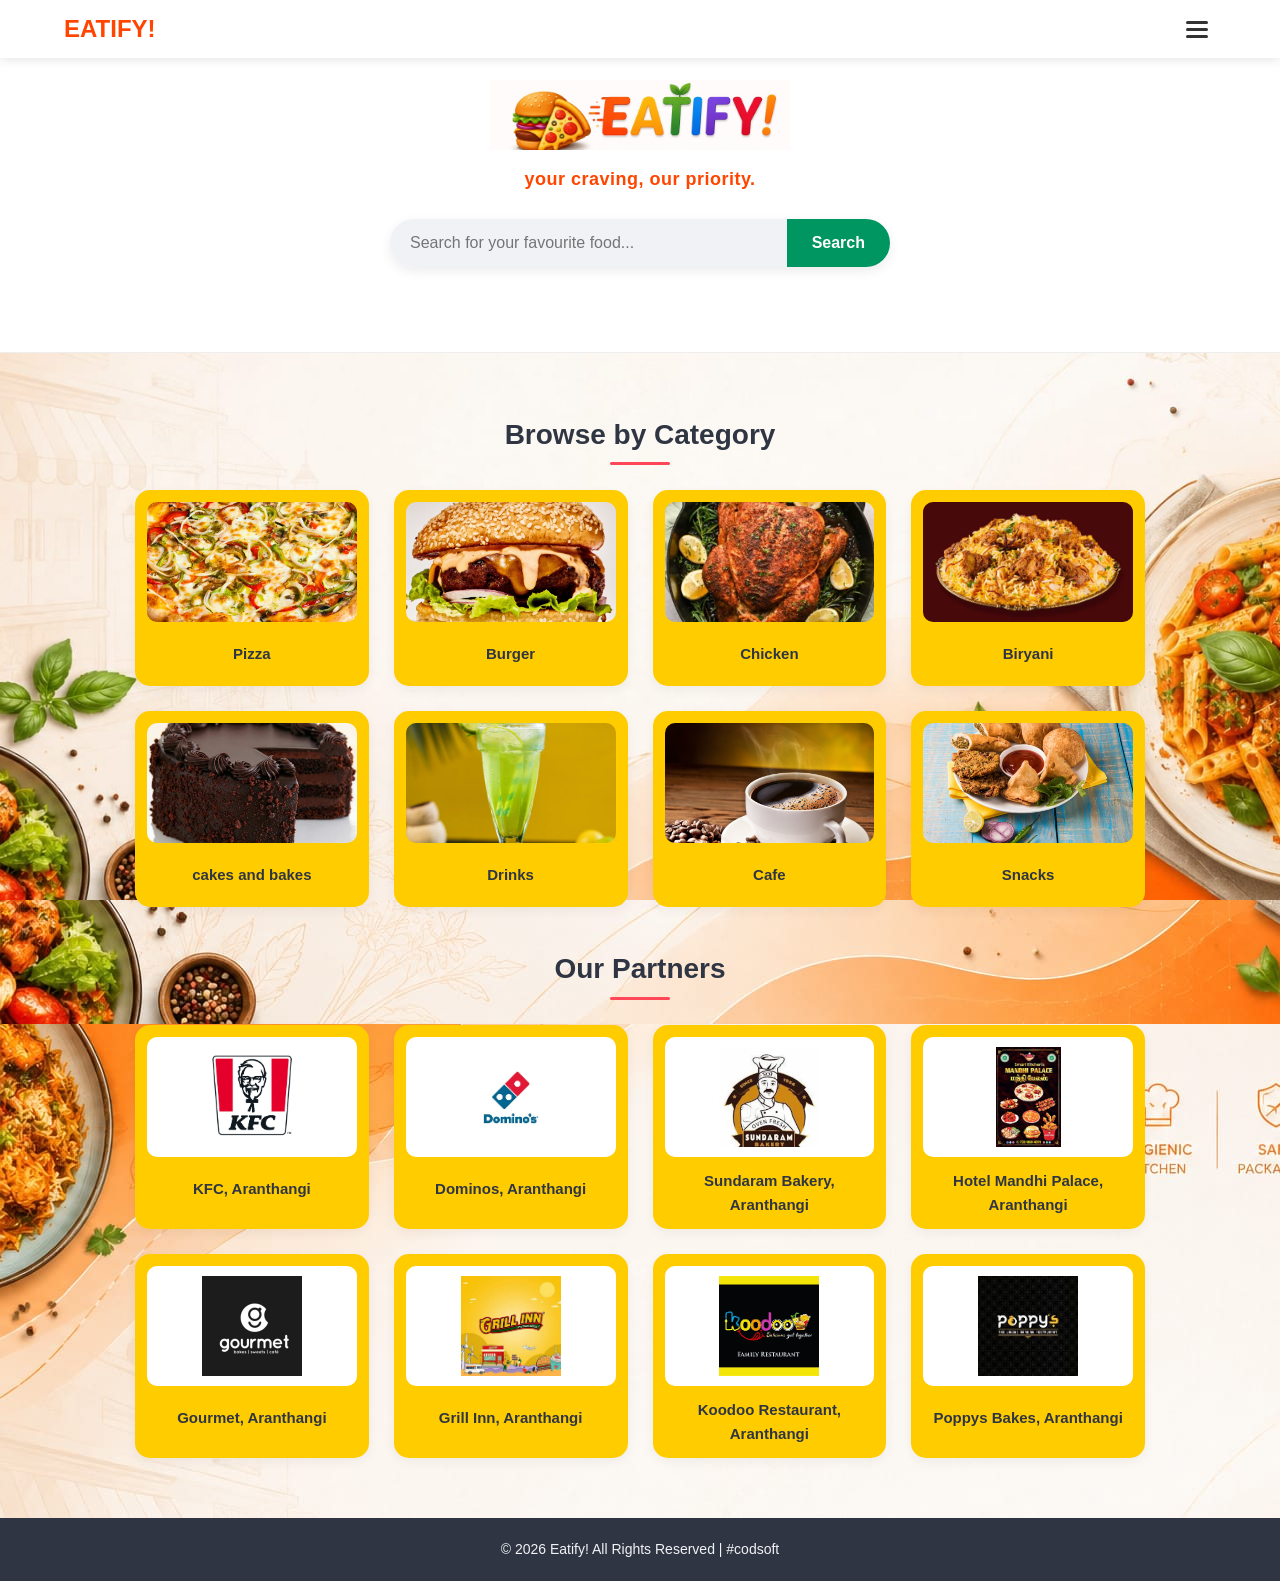
<file: index.html>
<!DOCTYPE html>
<html lang="ta">
<head>
    <meta charset="UTF-8">
    <meta name="viewport" content="width=device-width, initial-scale=1.0">
    <title>Eatify! - Your Craving, Our Priority</title>
    <link rel="stylesheet" href="cc.css">
    <script src="script.js"></script>
    <link rel="stylesheet" href="https://cdnjs.cloudflare.com/ajax/libs/font-awesome/6.6.0/css/all.min.css">
</head>
<body>

    <header class="main-header">
        <div class="header-logo">EATIFY!</div>
        <div class="menu" onclick="openMenu()">
            <div class="bar"></div>
            <div class="bar"></div>
            <div class="bar"></div>
        </div>
    </header>
<div id="overlay" class="overlay" onclick="closeMenu()"></div>

<div id="sideMenu" class="side-menu">
    <div class="menu-header">

        <span class="close-btn" onclick="closeMenu()">✕</span>

       
        <div class="profile-section">
            <img src="images/users/user.png" alt="User">

            <button class="login-btn">
                LOG IN/SIGN UP
            </button>
        </div>

    </div>

    <div class="menu-content">

        <h4>ACCOUNT</h4>

        <ul>
            <li><a href="#home">🏠 Home</a></li>
            <li><a href="#">👤 My Profile</a></li>
            <li><a href="#">🛍 My Orders</a></li>
            <li><a href="#">❤️ Favorites</a></li>
            <li><a href="#">🛒 My Cart</a></li>
        </ul>

        <h4>GENERAL</h4>

        <ul>
            <li><a href="#">⚙️ Settings</a></li>
            <li><a href="#">🔔 Notifications</a></li>
            <li><a href="#">📞 Help & Support</a></li>
            <li><a href="#about">ℹ️ About Us</a></li>
            <li><a href="#contact">📧 Contact Us</a></li>
        </ul>

    </div>

  
    <div class="menu-footer">

        <button class="logout-btn">
             LOG OUT
        </button>

        <p>Eatify v1.0</p>

    </div>

</div>

</div>

</div>
    <section class="hero-section" id="home">
        <div class="hero-content">
            <div class="main-logo-area">
                <img src="images/logo/logo.jpeg" alt="Eatify Logo" class="logo">
                <p class="tagline">your craving, our priority.</p>
            </div>
            
            <div class="search-container">
                <input type="text" placeholder="Search for your favourite food...">
                <button class="search-btn">Search</button>
            </div>
        </div>
    </section>
<section class="categories-section" id="categories">

    <h2>Browse by Category</h2>
    <div class="underline"></div>

    <div class="category-grid">

        <div class="category-card" onclick="filterCategory('Pizza')">
            <div class="img-wrapper">
                <img src="images/categories/pizza.png" alt="Pizza">
            </div>
            <h3>Pizza</h3>
        </div>

        <div class="category-card" onclick="filterCategory('Burger')">
            <div class="img-wrapper">
                <img src="images/categories/burger.png" alt="Burger">
            </div>
            <h3>Burger</h3>
        </div>

        <div class="category-card" onclick="filterCategory('Chicken')">
            <div class="img-wrapper">
                <img src="images/categories/chicken.png" alt="Chicken">
            </div>
            <h3>Chicken</h3>
        </div>

        <div class="category-card" onclick="filterCategory('Biryani')">
            <div class="img-wrapper">
                <img src="images/categories/biryani.png" alt="Biryani">
            </div>
            <h3>Biryani</h3>
        </div>

        <div class="category-card" onclick="filterCategory('Bakery')">
            <div class="img-wrapper">
                <img src="images/categories/bakery.png" alt="Bakery">
            </div>
            <h3>cakes and bakes</h3>
        </div>

        <div class="category-card" onclick="filterCategory('Drinks')">
            <div class="img-wrapper">
                <img src="images/categories/drinks.png" alt="Drinks">
            </div>
            <h3>Drinks</h3>
        </div>

        <div class="category-card" onclick="filterCategory('Cafe')">
            <div class="img-wrapper">
                <img src="images/categories/cafe.png" alt="Cafe">
            </div>
            <h3>Cafe</h3>
        </div>

        <div class="category-card" onclick="filterCategory('Snacks')">
            <div class="img-wrapper">
                <img src="images/categories/snacks.png" alt="Snacks">
            </div>
            <h3>Snacks</h3>
        </div>

     </div>

</section>

    <main class="container">
        
       
        <section class="partners-section" id="partners">
            <h2>Our Partners</h2>
            <div class="underline"></div>
            
            <div class="partners-grid">
                <div class="partner-card" onclick="location.href='restaurants/kfc.html'">
                    <div class="img-wrapper">
                        <img src="images/partners/kfc.jpg" alt="KFC">
                    </div>
                    <h3>KFC, Aranthangi</h3>
                </div>
                <div class="partner-card" onclick="location.href='restaurants/dominos.html'">
                    <div class="img-wrapper">
                        <img src="images/partners/dominos.jpg" alt="Dominos">
                    </div>
                    <h3>Dominos, Aranthangi</h3>
                </div>
                <div class="partner-card" onclick="location.href='restaurants/sundaram.html'">
                    <div class="img-wrapper">
                        <img src="images/partners/sundaram.jpeg" alt="Sundaram Bakery">
                    </div>
                    <h3>Sundaram Bakery, Aranthangi</h3>
                </div>
                <div class="partner-card" onclick="location.href='restaurants/mandhipalace.html'">
                    <div class="img-wrapper">
                        <img src="images/partners/mandhipalace.jpg" alt="Hotel Mandhi Palace">
                    </div>
                    <h3>Hotel Mandhi Palace, Aranthangi</h3>
                </div>
                <div class="partner-card" onclick="location.href='restaurants/gourmet.html'">
                    <div class="img-wrapper">
                        <img src="images/partners/goumet.jpeg" alt="gourmet">
                    </div>
                    <h3>Gourmet, Aranthangi</h3>
                </div>

                <div class="partner-card" onclick="location.href='restaurants/grill.html'">
                    <div class="img-wrapper">
                        <img src="images/partners/grill.jpeg" alt="grill inn">
                    </div>
                    <h3>Grill Inn, Aranthangi</h3>
                </div>

                <div class="partner-card" onclick="location.href='restaurants/koodoo.html'">
                    <div class="img-wrapper">
                        <img src="images/partners/koodoo.jpeg" alt="koodoo">
                    </div>
                    <h3>Koodoo Restaurant, Aranthangi</h3>
                </div>
                <div class="partner-card" onclick="location.href='restaurants/poppys.html'">
                    <div class="img-wrapper">
                        <img src="images/partners/poppys.jpg" alt="poppys">
                    </div>
                    <h3>Poppys Bakes, Aranthangi</h3>
                </div>

            </div>
        </section>
    </main>

    <footer class="main-footer" id="contact">
        <p>&copy; 2026 Eatify! All Rights Reserved | #codsoft</p>
    </footer>

</body>
</html>
</file>
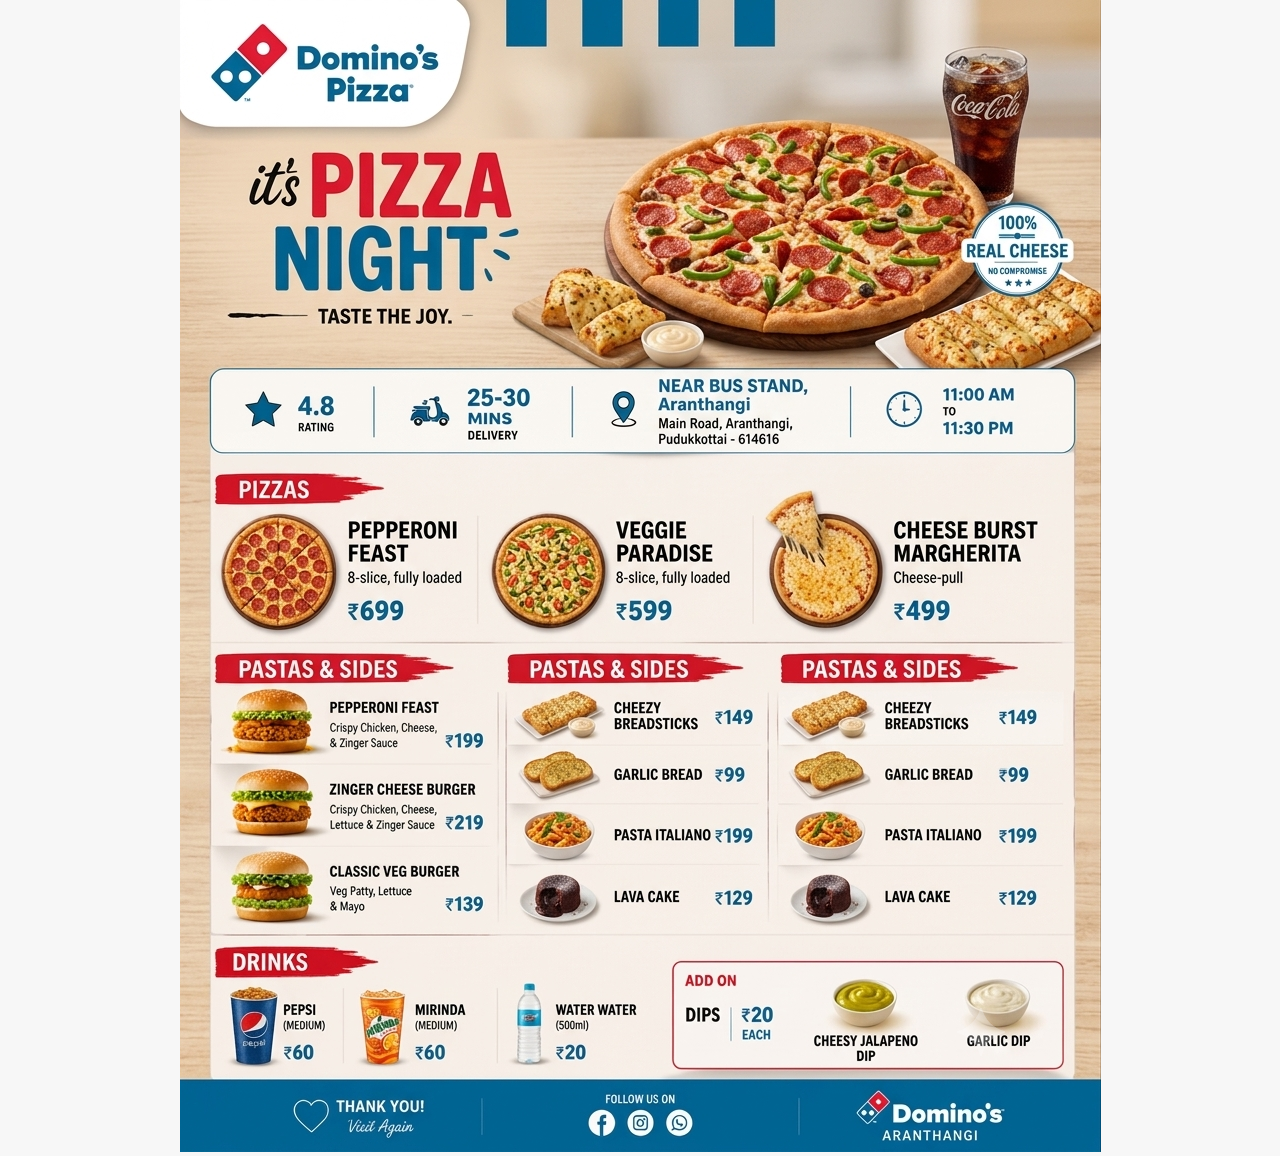
<file: restaurants/dominos.html>
<!DOCTYPE html>
<html>
<head>
<meta charset="UTF-8">
<meta name="viewport" content="width=device-width, initial-scale=1.0">
<title>Dominos Aranthangi</title>

<style>
* {
    margin: 0;
    padding: 0;
    box-sizing: border-box;
}

html, body {
    background: #f7f7f7;
    align-items: flex-start;
    overflow-x: hidden; 
    display: flex;
    justify-content: center;
}
@media(max-width:768px){
    body {
        align-items: center !important; 
        min-height: 100vh;
    }
    .menu-image{
        max-width: 100% !important;
        width: 100% !important;
    }
    .menu-image img {
        width: 100% !important;
        height: auto !important;
        object-fit: contain !important;
        transform: scale(1) !important;
    }
}
</style>
</head>

<body>
<div class="menu-image">                              
    <img src="../images/menu/dominos-menu.png" alt="Dominos Menu">
</div>
</body>
</html>
</file>
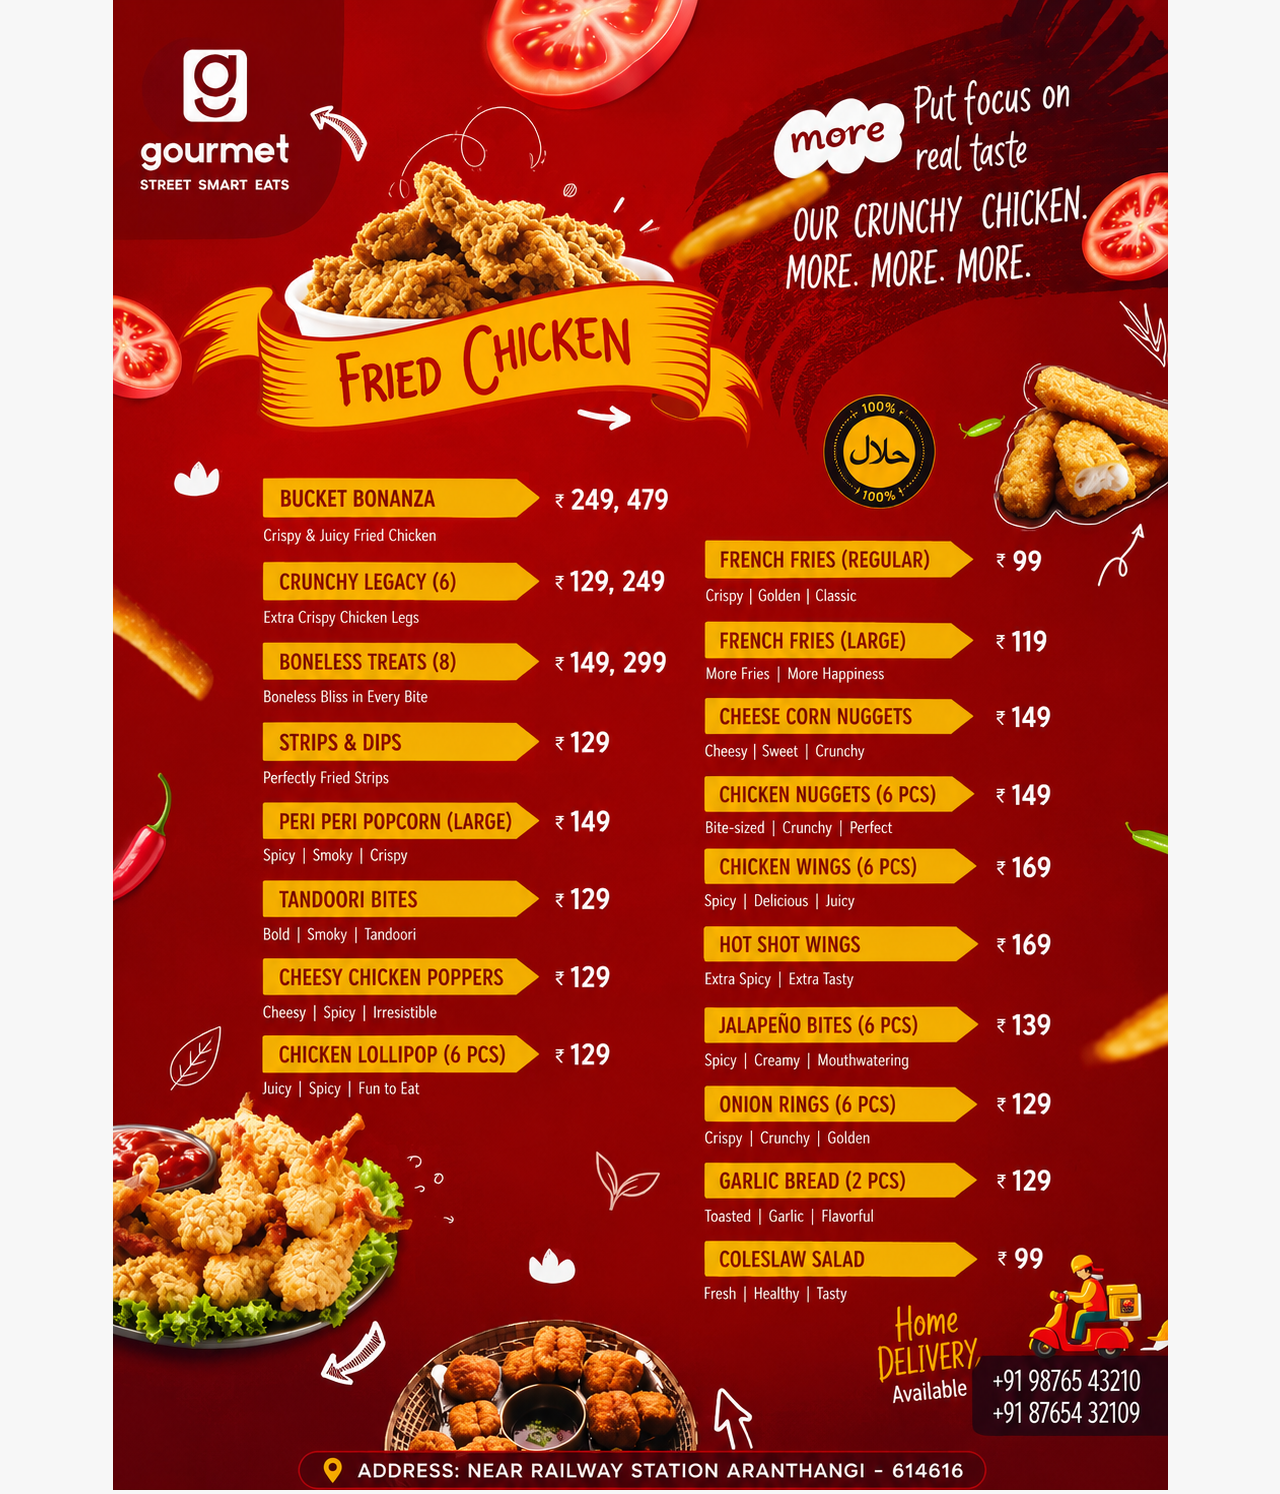
<file: restaurants/gourmet.html>
<!DOCTYPE html>
<html>
<head>
<meta charset="UTF-8">
<meta name="viewport" content="width=device-width, initial-scale=1.0">
<title>Gourmet Aranthangi</title>

<style>
* {
    margin: 0;
    padding: 0;
    box-sizing: border-box;
}

html, body {
    background: #f7f7f7;
    align-items: flex-start;
    overflow-x: hidden; 
    display: flex;
    justify-content: center;
}
@media(max-width:768px){
    body {
        align-items: center !important; 
        min-height: 100vh;
    }
    .menu-image{
        max-width: 100% !important;
        width: 100% !important;
    }
    .menu-image img {
        width: 100% !important;
        height: auto !important;
        object-fit: contain !important;
        transform: scale(1) !important;
    }
}
</style>
</head>

<body>
<div class="menu-image">                              
    <img src="../images/menu/gourmet-menu2.png" alt="gourmet menu">
</div>
</body>
</html>
</file>
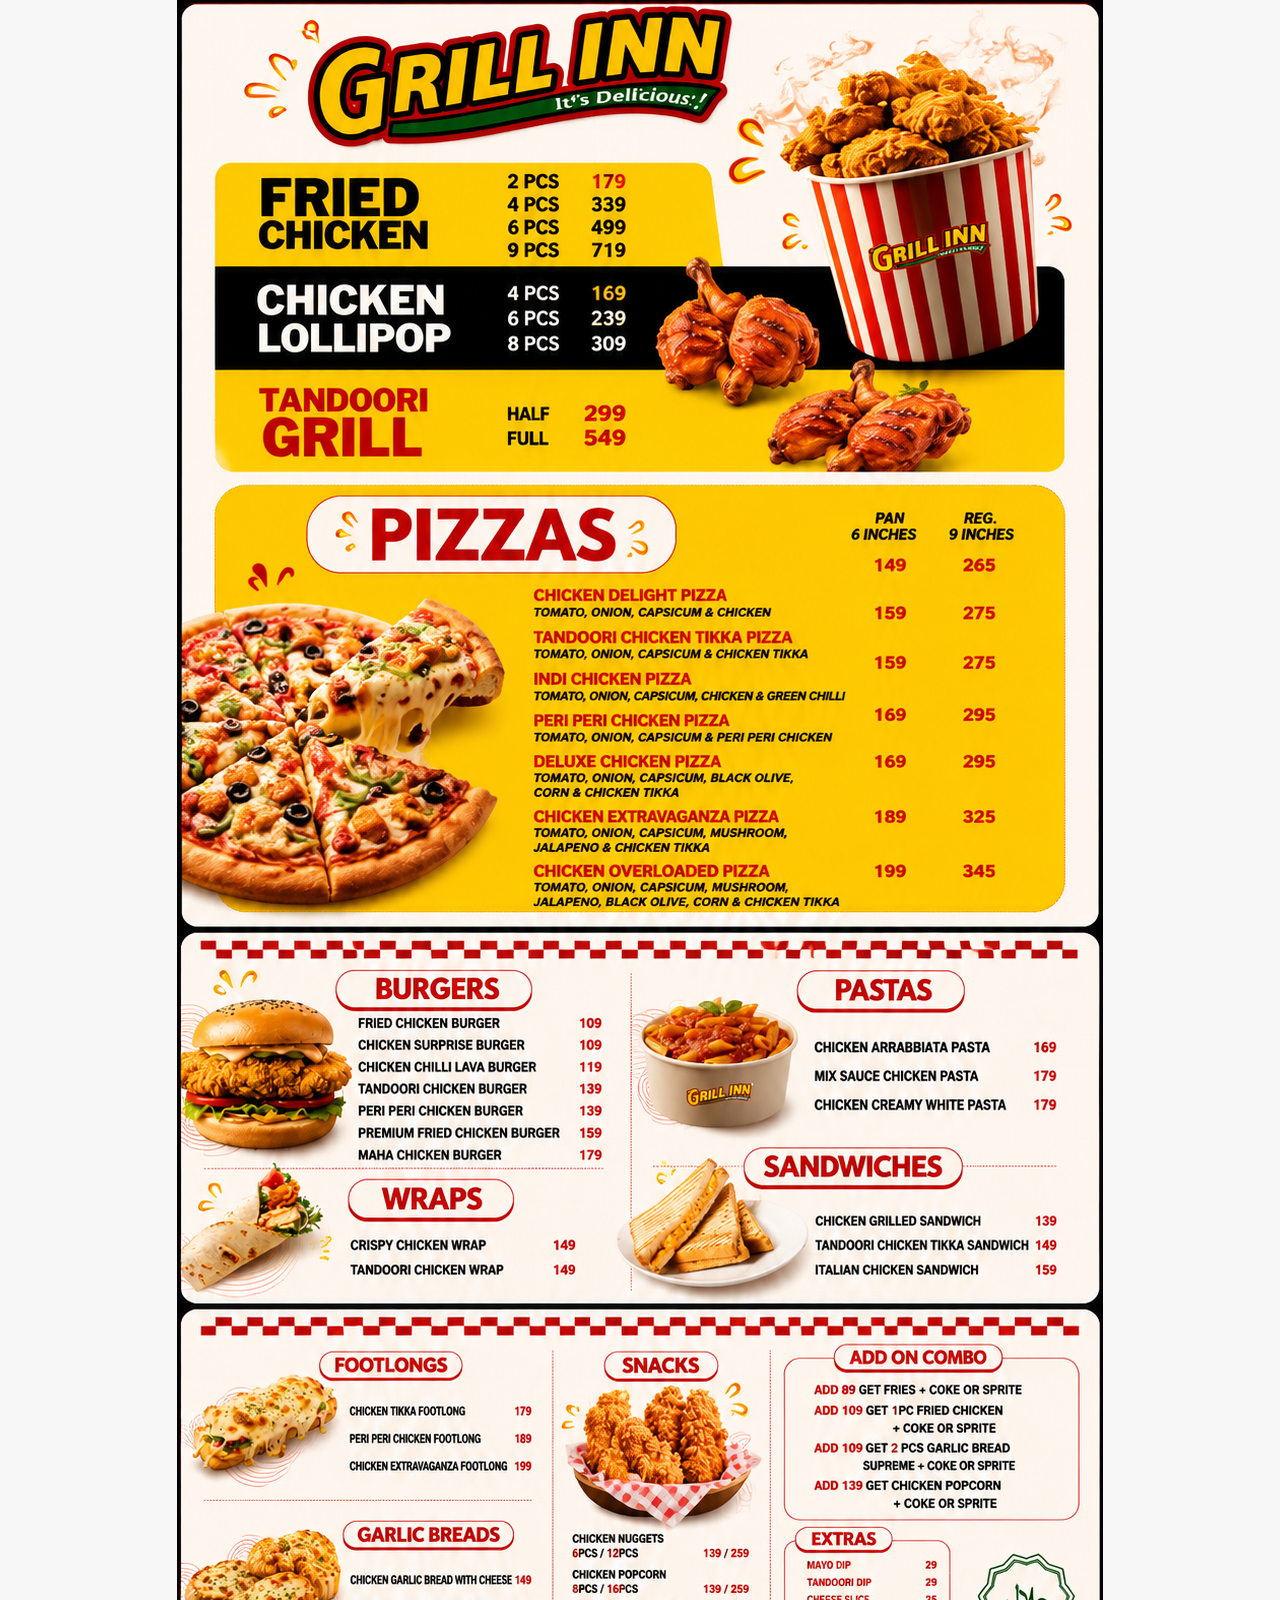
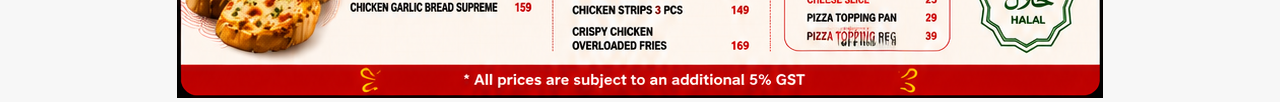
<file: restaurants/grill.html>
<!DOCTYPE html>
<html>
<head>
<meta charset="UTF-8">
<meta name="viewport" content="width=device-width, initial-scale=1.0">
<title>Grill Inn Aranthangi</title>

<style>
* {
    margin: 0;
    padding: 0;
    box-sizing: border-box;
}

html, body {
    background: #f7f7f7;
    align-items: flex-start;
    overflow-x: hidden; 
    display: flex;
    justify-content: center;
}
@media(max-width:768px){
    body {
        align-items: center !important; 
        min-height: 100vh;
    }
    .menu-image{
        max-width: 100% !important;
        width: 100% !important;
    }
    .menu-image img {
        width: 100% !important;
        height: auto !important;
        object-fit: contain !important;
        transform: scale(1) !important;
    }
}
</style>
</head>

<body>
<div class="menu-image">
    <img src="../images/menu/grill inn1.png" alt="grill Menu1">                                                         
</div>
</body>
</html>
</file>
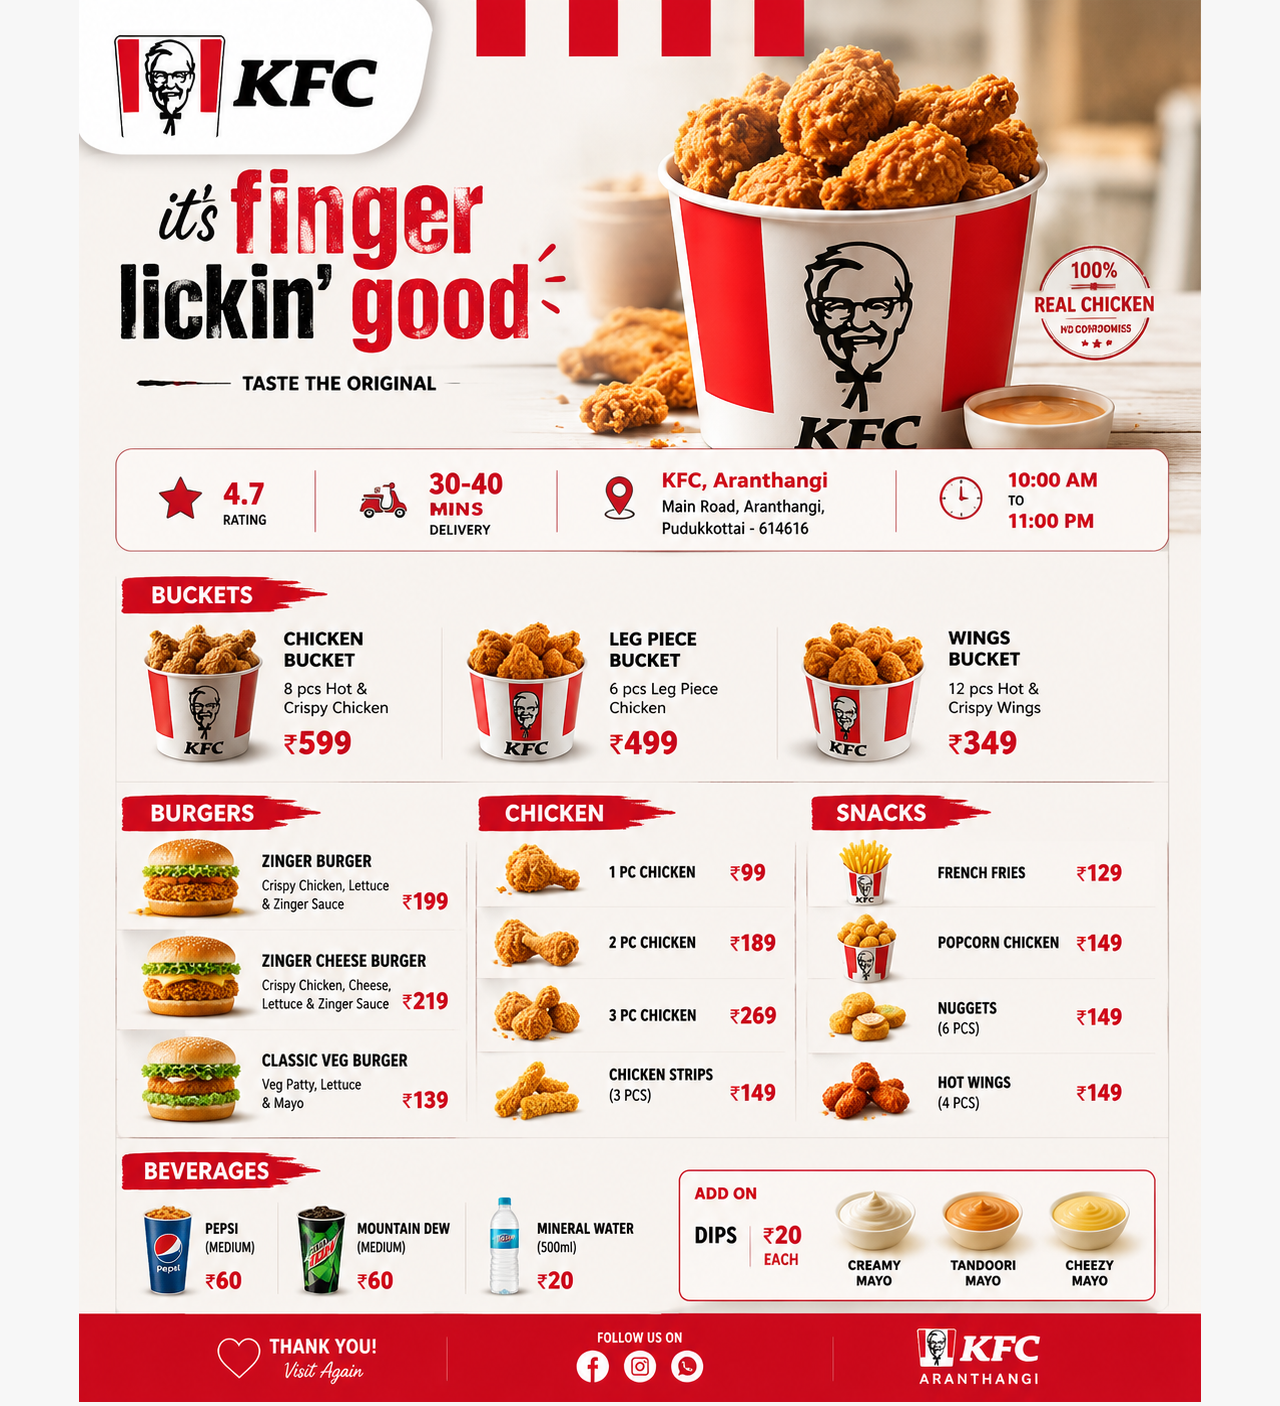
<file: restaurants/kfc.html>
<!DOCTYPE html>
<html>
<head>
<meta charset="UTF-8">
<meta name="viewport" content="width=device-width, initial-scale=1.0">
<title>KFC Aranthangi</title>

<style>
* {
    margin: 0;
    padding: 0;
    box-sizing: border-box;
}

html, body {
    background: #f7f7f7;
    align-items: flex-start;
    overflow-x: hidden; 
    display: flex;
    justify-content: center;
}
@media(max-width:768px){
    body {
        align-items: center !important; 
        min-height: 100vh;
    }
    .menu-image{
        max-width: 100% !important;
        width: 100% !important;
    }
    .menu-image img {
        width: 100% !important;
        height: auto !important;
        object-fit: contain !important;
        transform: scale(1) !important;
    }
}
</style>
</head>

<body>
<div class="menu-image">                              
    <img src="../images/menu/kfc-menu.png" alt="KFC Menu">
</div>
</body>
</html>
</file>
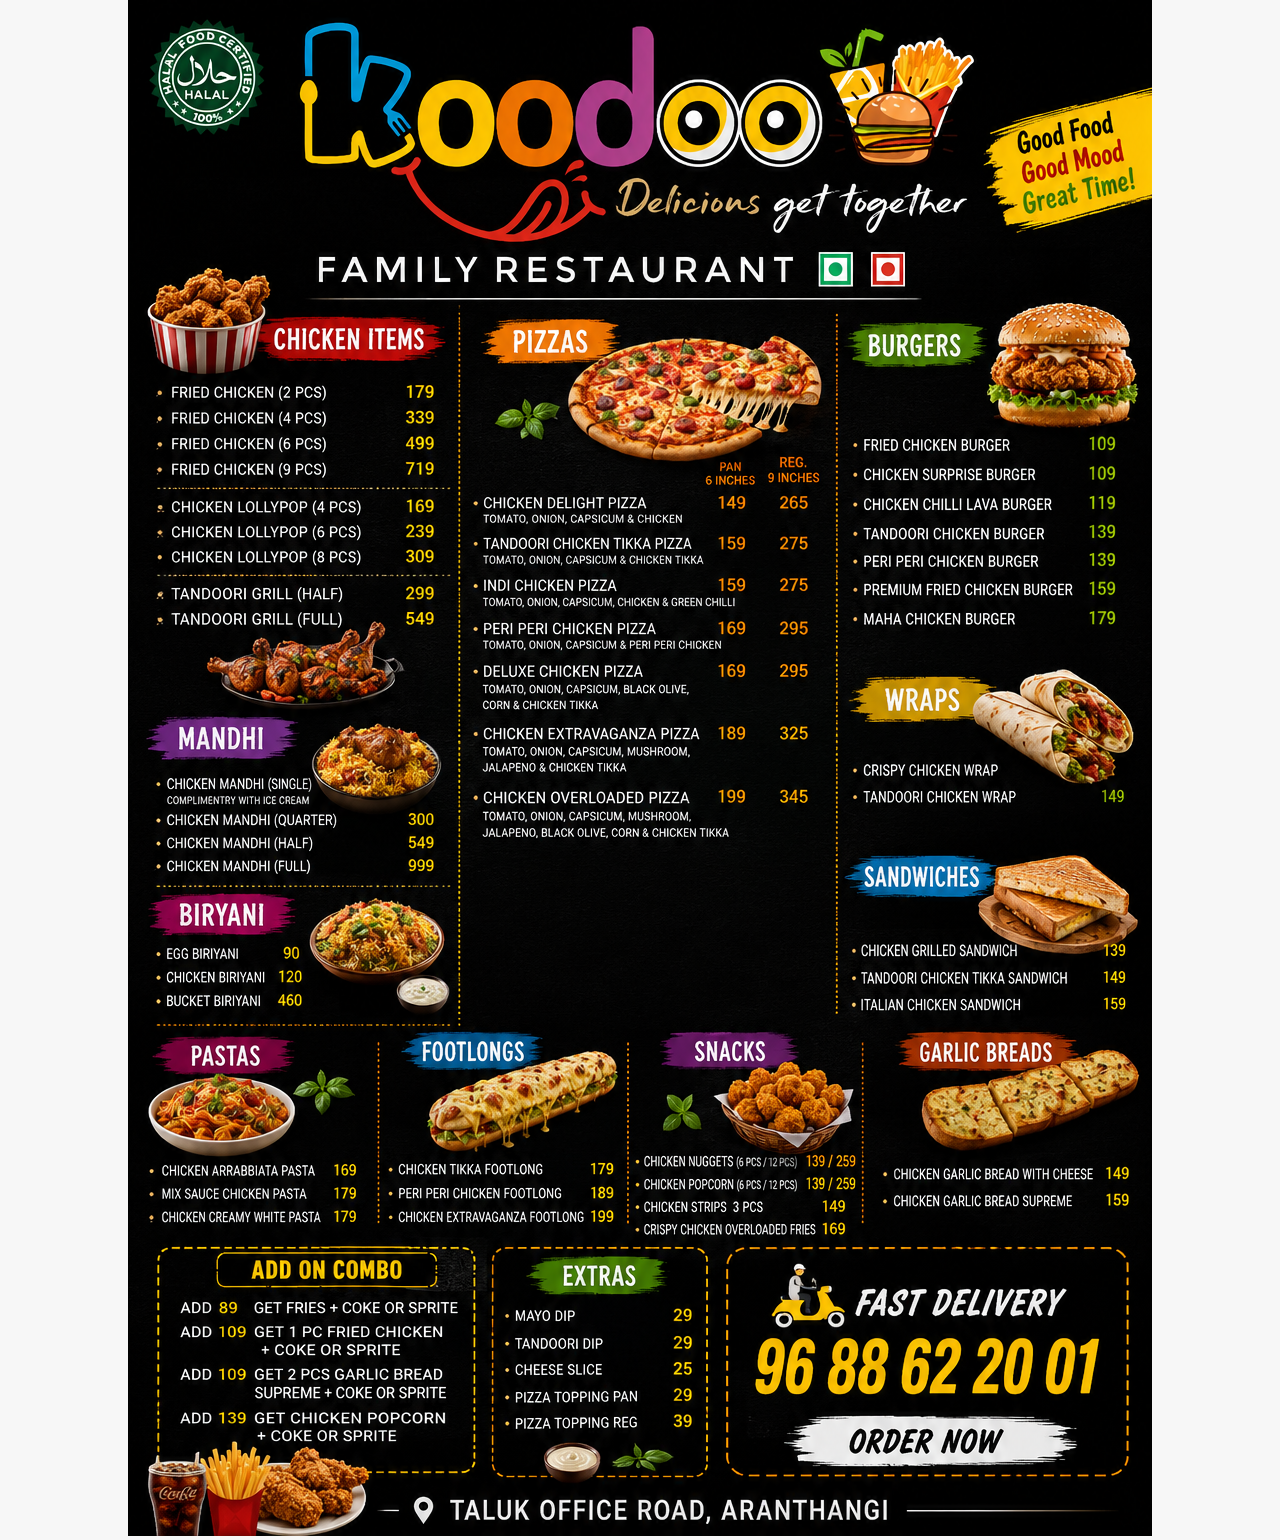
<file: restaurants/koodoo.html>
<!DOCTYPE html>
<html>
<head>
<meta charset="UTF-8">
<meta name="viewport" content="width=device-width, initial-scale=1.0">
<title>Koodoo Aranthangi</title>

<style>
* {
    margin: 0;
    padding: 0;
    box-sizing: border-box;
}

html, body {
    background: #f7f7f7;
    align-items: flex-start;
    overflow-x: hidden; 
    display: flex;
    justify-content: center;
}
@media(max-width:768px){
    body {
        align-items: center !important; 
        min-height: 100vh;
    }
    .menu-image{
        max-width: 100% !important;
        width: 100% !important;
    }
    .menu-image img {
        width: 100% !important;
        height: auto !important;
        object-fit: contain !important;
        transform: scale(1) !important;
    }
}
</style>
</head>

<body>
<div class="menu-image">                              
    <img src="../images/menu/koodoo-menu.png" alt="Koodoo Menu">
</div>
</body>
</html>
</file>
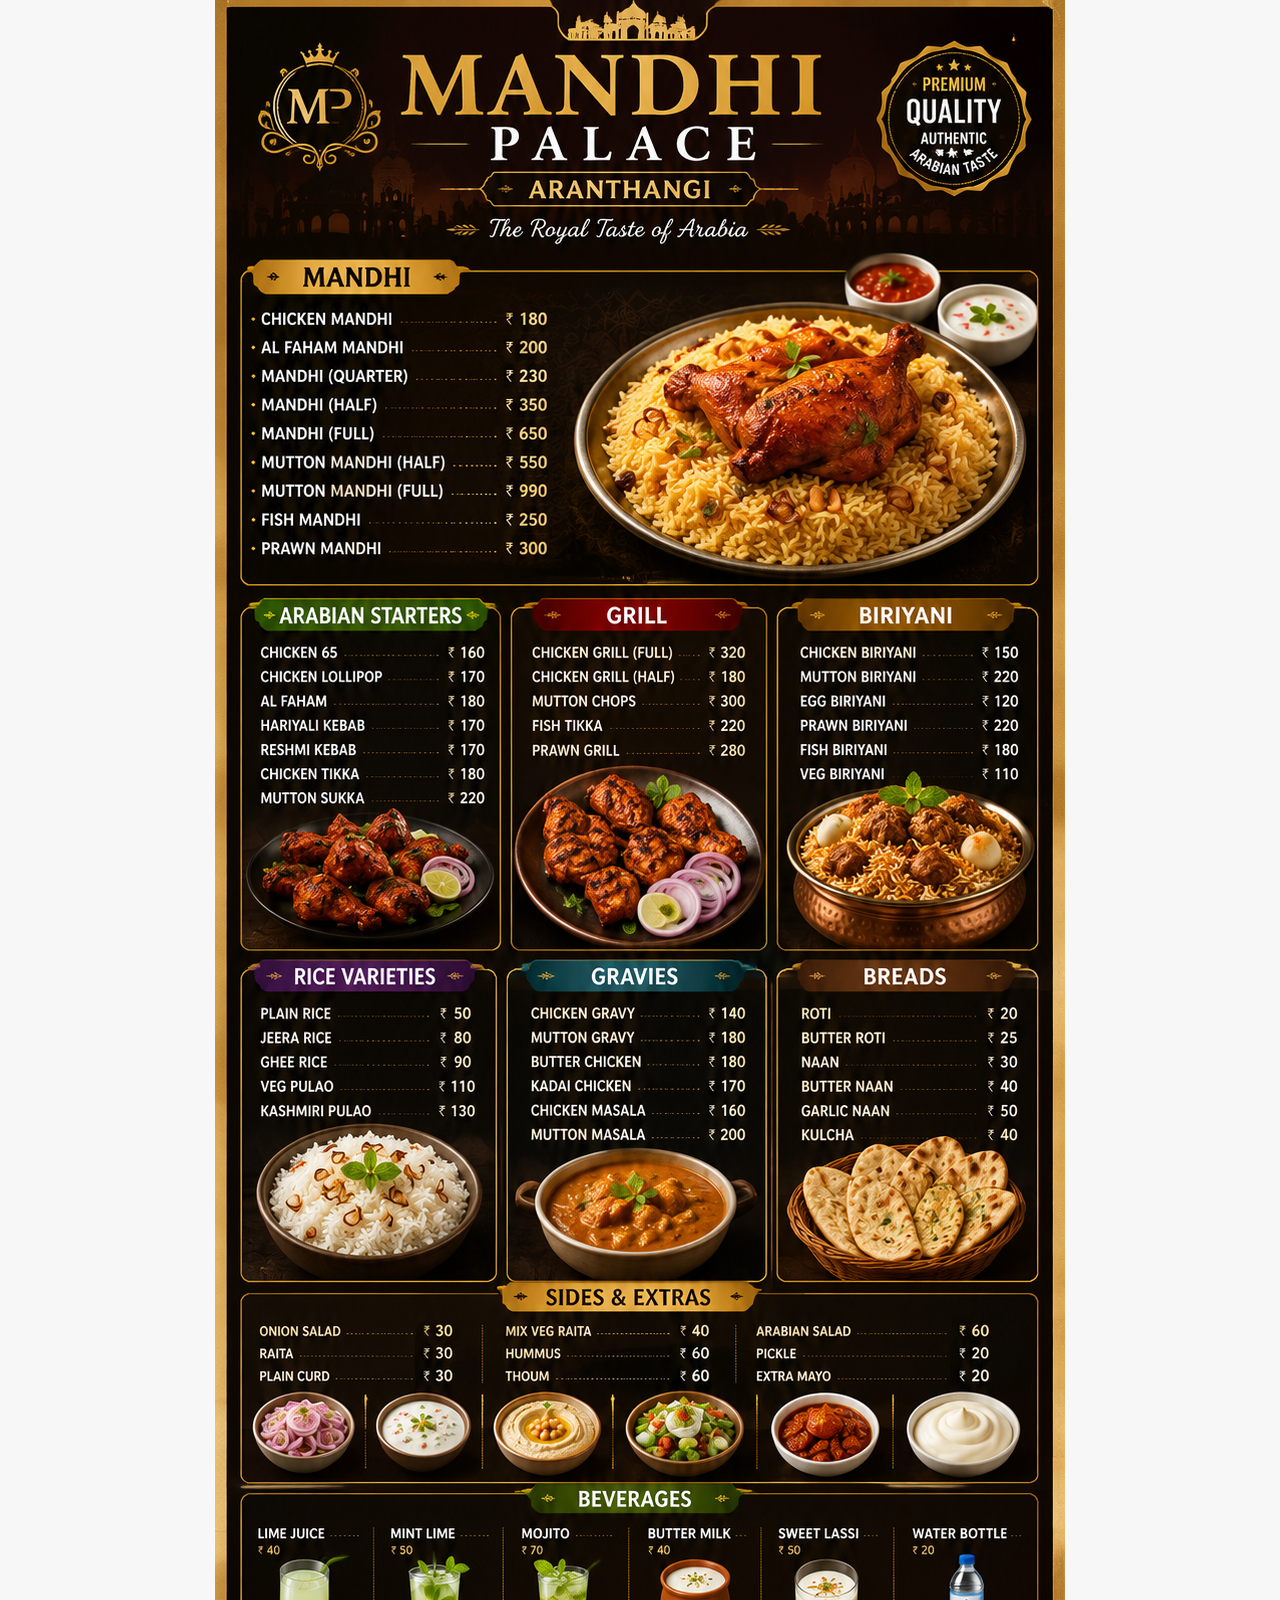
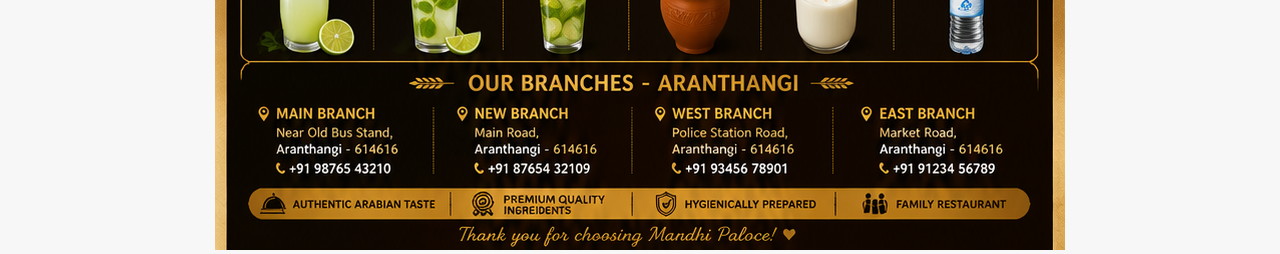
<file: restaurants/mandhipalace.html>
<!DOCTYPE html>
<html>
<head>
<meta charset="UTF-8">
<meta name="viewport" content="width=device-width, initial-scale=1.0">
<title>Hotel Mandhi Palace aranthangi</title>

<style>
* {
    margin: 0;
    padding: 0;
    box-sizing: border-box;
}

html, body {
    background: #f7f7f7;
    align-items: flex-start;
    overflow-x: hidden; 
    display: flex;
    justify-content: center;
}
@media(max-width:768px){
    body {
        align-items: center !important; 
        min-height: 100vh;
    }
    .menu-image{
        max-width: 100% !important;
        width: 100% !important;
    }
    .menu-image img {
        width: 100% !important;
        height: auto !important;
        object-fit: contain !important;
        transform: scale(1) !important;
    }
}
</style>
</head>

<body>
<div class="menu-image">                              
    <img src="../images/menu/mandhipalace-menu.png" alt="Mandhi palace Menu">
</div>
</body>
</html>
</file>
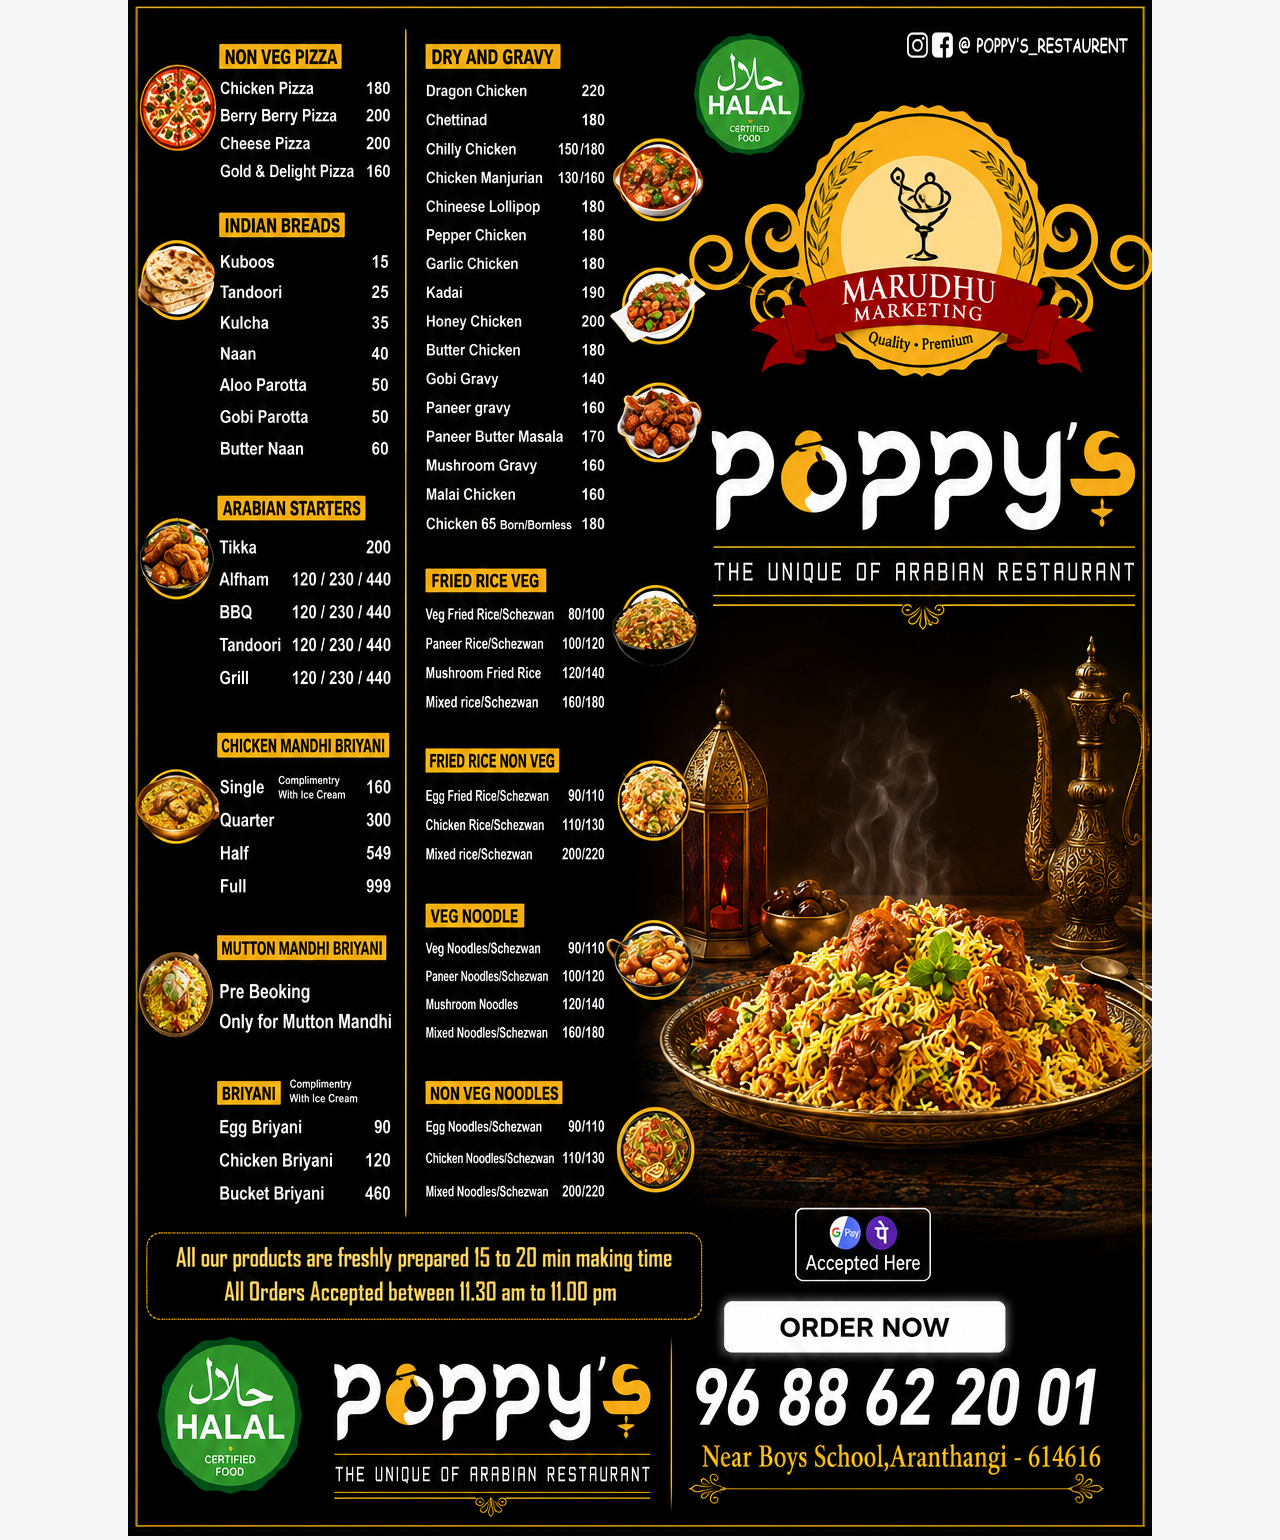
<file: restaurants/poppys.html>
<!DOCTYPE html>
<html>
<head>
<meta charset="UTF-8">
<meta name="viewport" content="width=device-width, initial-scale=1.0">
<title>Poppys Bakes Aranthangi</title>

<style>
* {
    margin: 0;
    padding: 0;
    box-sizing: border-box;
}

html, body {
    background: #f7f7f7;
    align-items: flex-start;
    overflow-x: hidden; 
    display: flex;
    justify-content: center;
}
@media(max-width:768px){
    body {
        align-items: center !important; 
        min-height: 100vh;
    }
    .menu-image{
        max-width: 100% !important;
        width: 100% !important;
    }
    .menu-image img {
        width: 100% !important;
        height: auto !important;
        object-fit: contain !important;
        transform: scale(1) !important;
    }
}
</style>
</head>

<body>
<div class="menu-image">                              
    <img src="../images/menu/poppys-menu.png" alt="Poppys Menu">
</div>
</body>
</html>
</file>
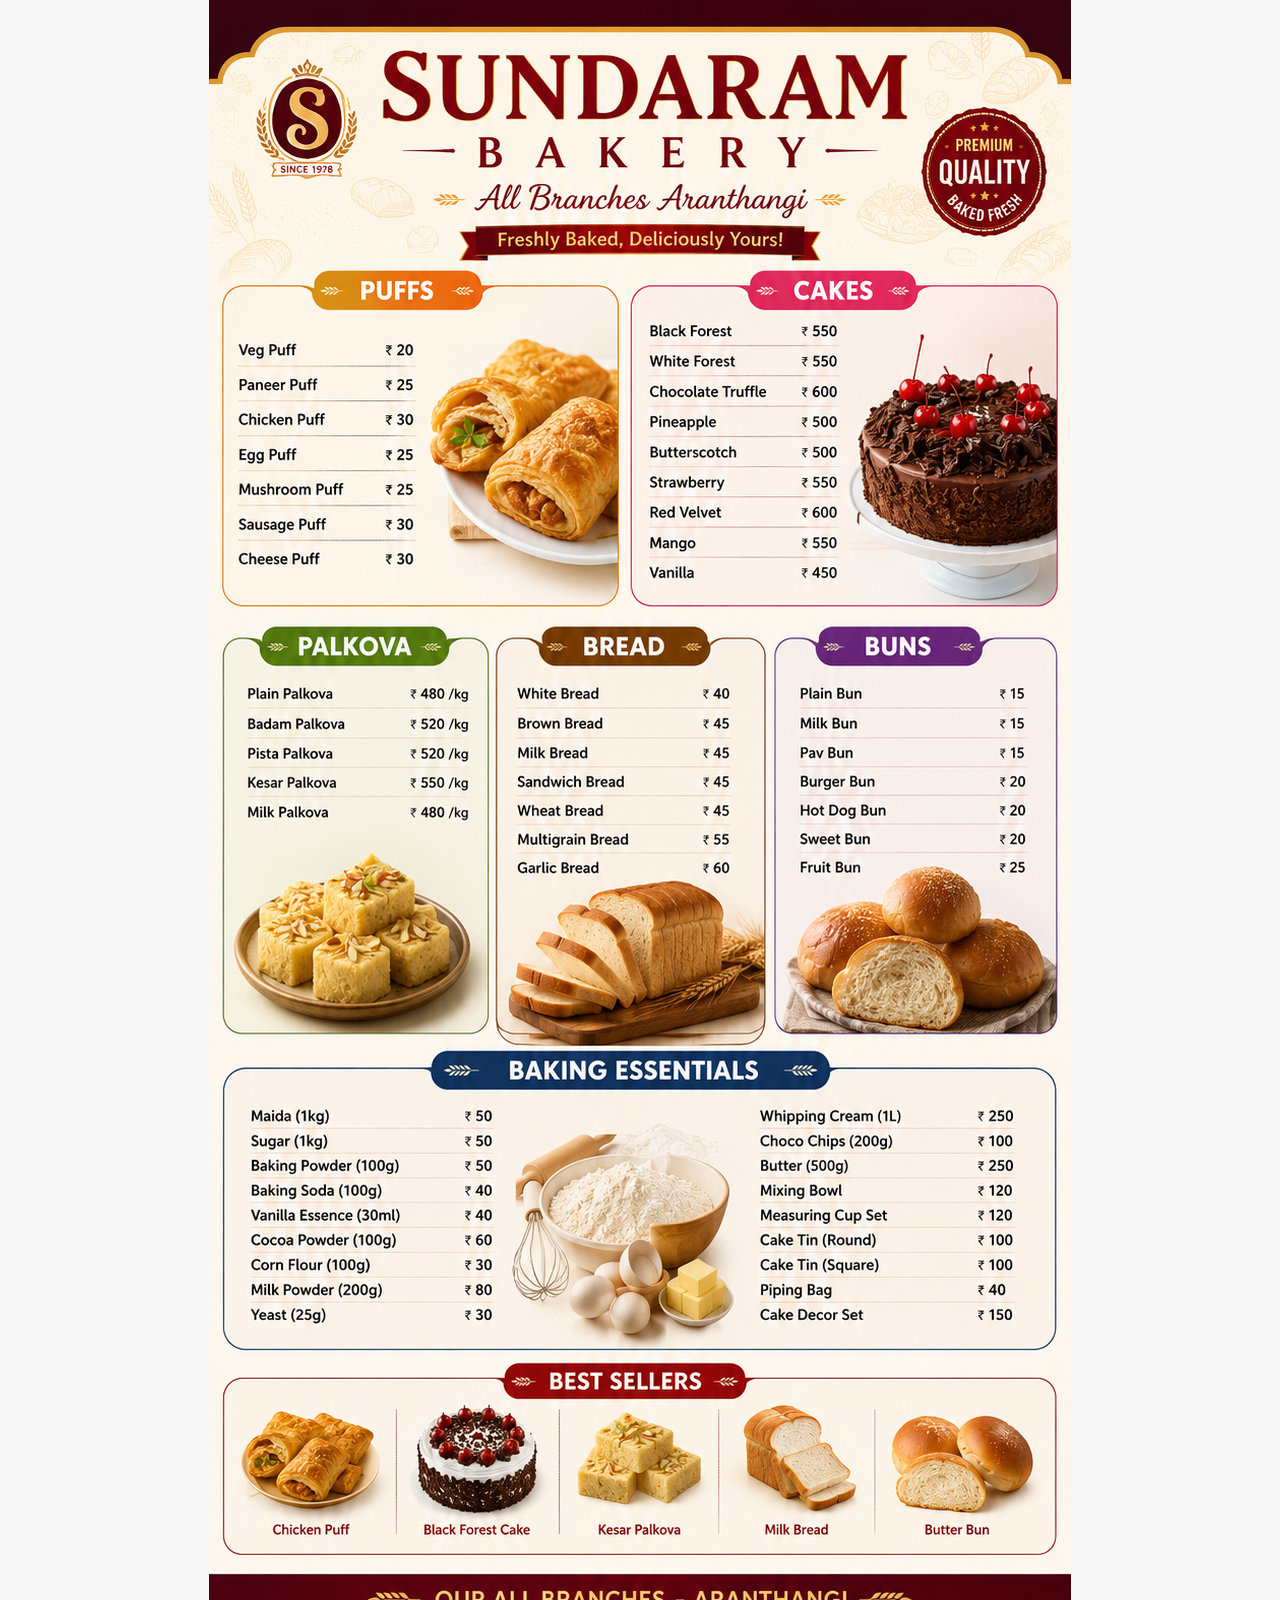
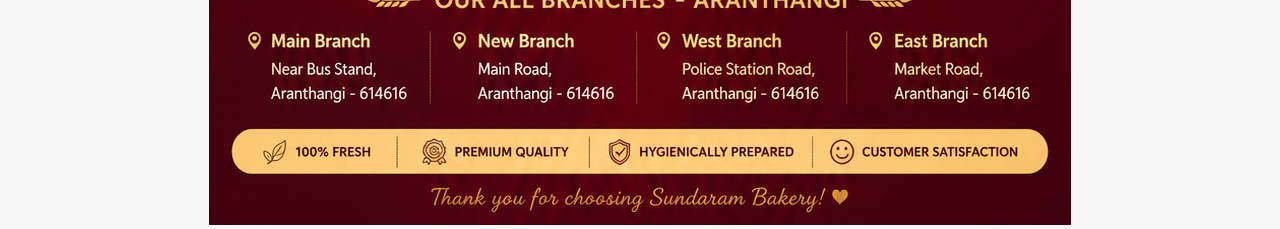
<file: restaurants/sundaram.html>
<!DOCTYPE html>
<html>
<head>
<meta charset="UTF-8">
<meta name="viewport" content="width=device-width, initial-scale=1.0">
<title>Sundaram Bakery Aranthangi</title>

<style>
* {
    margin: 0;
    padding: 0;
    box-sizing: border-box;
}

html, body {
    background: #f7f7f7;
    align-items: flex-start;
    overflow-x: hidden; 
    display: flex;
    justify-content: center;
}
@media(max-width:768px){
    body {
        align-items: center !important; 
        min-height: 100vh;
    }
    .menu-image{
        max-width: 100% !important;
        width: 100% !important;
    }
    .menu-image img {
        width: 100% !important;
        height: auto !important;
        object-fit: contain !important;
        transform: scale(1) !important;
    }
}
</style>
</head>

<body>
<div class="menu-image">                              
    <img src="../images/menu/sundaram-menu.png" alt="sundaram Menu">
</div>
</body>
</html>
</file>
<file: cc.css>
* {
    margin: 0;
    padding: 0;
    box-sizing: border-box;
    font-family: 'Segoe UI', Tahoma, Geneva, Verdana, sans-serif;
}

body {
    background-size: cover;
    background-position: center;
    background-repeat: no-repeat;
    background-attachment: fixed;
    line-height: 1.6;
}

.main-header {
    display: flex;
    justify-content: space-between;
    align-items: center;
    padding: 10px 5%;
    background-color: white;
    width: 100%;
    box-shadow: 0px 2px 10px rgba(0, 0, 0, 0.1);
    position: fixed;
    top:0;
    z-index: 1000;
}

.header-logo {
    font-size: 24px;
    font-weight: 800;
    color: #ff4500;
}

.menu {
    display: flex;
    flex-direction: column;
    gap: 4px;
    cursor: pointer;
    padding: 8px;
    border-radius: 12px; 
    transition: 0.3s;
}
.menu:hover{
    background: #f5f5f5;
}

.menu .bar {
    width: 22px;
    height: 3px;
    background-color: #333;
    border-radius: 2px;
}
.menu:hover .bar{
    background:#ff4500;
}

.hero-section {
    background: #ffffff;
    padding: 60px 20px;
    text-align: center;
    border-bottom: 1px solid #eee;
}

.logo {
    width: 100%;
    max-width: 300px;
    height: auto;
    margin: 20px auto;
    display: block;
}

.logo:hover {
    transform: scale(1.05);
    transition: transform 0.3s;
}

.tagline {
    font-size: 18px;
    color: #ff4500;
    margin-top: -5px;
    font-weight: 600;
    margin-bottom: 25px;
    letter-spacing: 0.5px;
}

.search-container {
    max-width: 500px;
    margin: 0 auto 25px;
    display: flex;
    box-shadow: 0 4px 12px rgba(0,0,0,0.08);
    border-radius: 30px;
    overflow: hidden;
}

.search-container input {
    flex: 1;
    padding: 15px 20px;
    border: none;
    outline: none;
    font-size: 16px;
    background: #f1f2f6;
}

.search-btn {
    background-color: #009661;
    color: white;
    border: none;
    padding: 0 25px;
    font-size: 16px;
    cursor: pointer;
    font-weight: bold;
    transition: 0.3s;
}

.search-btn:hover {
    background-color: #007a4e;
    transform: scale(1.05);
}

.container {
    max-width: 1050px;
    margin: 40px auto;
    padding: 0 20px;
}

section {
    margin-bottom: 60px;
}

section h2 {
    text-align: center;
    font-size: 28px;
    color: #2f3542;
    margin-bottom: 5px;
}

.underline {
    width: 60px;
    height: 3px;
    background-color: #ff4757;
    margin: 0 auto 25px;
    border-radius: 2px;
}

.partners-grid {
    display: grid;
    grid-template-columns: repeat(auto-fit,minmax(220px,1fr));
    gap: 25px;
    align-items: stretch;
}

.partner-card {
    background-color: #ffcc00;
    border-radius: 15px;
    padding: 12px;
    text-align: center;
    box-shadow: 0 4px 12px rgba(0,0,0,0.05);
    transition: 0.3s;
    cursor: pointer;
    height: 100%;
    flex-direction: column;
    justify-content: space-between;
}

.partner-card:hover {
    transform: translateY(-5px) scale(1.03);
    transition: all 0.3s ease;
    box-shadow: 0px 8px 25px rgba(255, 69, 0, 0.35);
}

.img-wrapper {
    width: 100%;
    height: 120px;
    background: #ffffff;
    border-radius: 10px;
    display: flex;
    align-items: center;
    justify-content: center;
    overflow: hidden;
}

.img-wrapper img {
    width: 100%;
    height: 100%;
    object-fit: contain;
    padding: 10px;
}

.partner-card h3 {
    font-size: 15px;
    color: #2f3542;
    margin-top: 12px;
    font-weight: bold;
    min-height: 40px;
    display: flex;
    align-items: center;
    justify-content: center;
}

.main-footer {
    background-color: #2f3542;
    color: #f1f2f6;
    text-align: center;
    padding: 20px;
    font-size: 14px;
    margin-top: 5px;
}

@media (max-width: 768px) {

    .main-header {
        padding: 15px 5%;
    }

    .header-logo {
        font-size: 20px;
    }

    .hero-section {
        padding: 40px 15px;
    }

    .logo {
        max-width: 220px;
    }

    .tagline {
        font-size: 15px;
    }

    .search-container {
        display:flex;
        flex-direction: row;
        border-radius: 30px;
        max-width: 100%;
    }

    .search-container input {
        width:auto;
        text-align: left;
    }

    .search-btn {
        width: auto;
        padding: 0 20px;
    }

    .cta-btn {
        width: 80%;
        max-width: 250px;
    }

    .container {
        padding: 0 15px;
    }

    section h2 {
        font-size: 24px;
    }

    .partners-grid {
        grid-template-columns: repeat(2,1fr);
        gap: 15px;
    }

    .partner-card {
        max-width: 350px;
        margin: auto;
    }

    .about-section {
        padding: 20px;
    }
     .category-grid {
        display: grid;
        grid-template-columns: repeat(2,1fr);
        gap: 15px;
    }

    .category-card {
        width:100%;
        max-width:none;
        margin: 0;
        padding: 15px;
    }
    .category-card span{
        font-size: 40px;
        
    }
    .category-card h3{
        font-size: 15px;
    }
    
}

html,body{
    overflow-x: hidden;
    width: 100%;
    background-image: url("images/background/background22.jpeg");
}
.overlay{
    position:fixed;
    inset:0;
    background:rgba(0,0,0,.45);
    display:none;
    z-index:999;
    transition:.3s;
}

.overlay.active{
    display:block;
}
.side-menu{
    position:fixed;
    top:0;
    right:-360px;
    width:340px;
    height:100%;
    background:#fff;
    border-radius:25px 0 0 25px;
    box-shadow:-10px 0 35px rgba(0,0,0,.18);
    transition:.4s ease;
    opacity: 0;
    visibility: hidden;
    z-index:1000;
    overflow-y:auto;
    overflow-x:hidden;
}

.side-menu.active{
    right:0;
    opacity: 1;
    visibility: visible;
}

.menu-header{
    position:relative;
    padding:35px 25px;
    text-align:center;
    background:#fff;
    border-bottom:1px solid #ececec;
}

.close-btn{
    position:absolute;
    right:18px;
    top:18px;
    font-size:20px;
    cursor:pointer;
    color:#555;
    transition:.2s;
}

.close-btn:hover{
    color:#ff4500;
    transform:rotate(90deg);
    
}

.profile-section img{
    width:110px;
    height:110px;
    border-radius:50%;
    object-fit:cover;
    border:5px solid #ffffff;
    box-shadow:0 8px 25px rgba(0,0,0,.18);
    background: #fff;
    padding: 5px;
}

.profile-section h2{
    margin-top:15px;
    font-size:24px;
    color:#222;
}

.profile-section p{
    color:#777;
    margin:6px 0 18px;
}

.login-btn{
    border:none;
    background:#ff4d00;
    color:#fff;
    padding:12px 30px;
    border-radius:25px;
    cursor:pointer;
    font-size:15px;
    font-weight:600;
    transition:.3s;
    margin-top: 15px;
}

.login-btn:hover{
    background:#e63f00;
    transform:scale(1.05);
}

.menu-content{
    flex:1;
    overflow-y:auto;
    padding:20px;
}

.menu-content h4{
    color:#999;
    margin:20px 10px 10px;
    font-size:13px;
    letter-spacing:1px;
}

.menu-content ul{
    list-style:none;
    padding:0;
    margin:0;
}

.menu-content li{
    margin:6px 0;
}

.menu-content a{
    display:flex;
    align-items:center;
    gap:12px;
    text-decoration:none;
    color:#333;
    padding:14px 18px;
    border-radius:15px;
    transition:.3s;
    font-size:17px;
    font-weight:500;
}

.menu-content a:hover{
    background:#fff4ef;
    color:#ff4500;
    transform:translateX(6px);
    box-shadow: 0 5px 15px rgba(0,0,0,0.08);

}

.menu-footer{
    border-top:1px solid #eee;
    padding: 25px 20px;
    text-align:center;
    margin-top: 20px;
}

.logout-btn{
    width:100%;
    padding:14px;
    border:none;
    border-radius:15px;
    background:#ff4500;
    color:white;
    font-size:16px;
    font-weight:bold;
    cursor:pointer;
    transition:.3s;
}

.logout-btn:hover{
    background:#e63f00;
}
.logout-btn:active{
    transform: scale(0.97);
}

.menu-footer p{
    margin-top:15px;
    color:#999;
    font-size:13px;
}
.categories-section{
    max-width:1050px;
    margin:40px auto;
    padding:0 20px;
}

.category-grid{
    display:grid;
    grid-template-columns:repeat(auto-fit,minmax(220px,1fr));
    gap:25px;
    align-items:stretch;
}

.category-card{
    background:#ffcc00;
    border-radius:15px;
    padding:12px;
    text-align:center;
    box-shadow:0 4px 12px rgba(0,0,0,0.05);
    transition:.3s;
    cursor:pointer;
    height:100%;
}

.category-card:hover{
    transform:translateY(-5px) scale(1.03);
    box-shadow:0 8px 25px rgba(255,69,0,.35);
}

.category-card .img-wrapper{
    width:100%;
    height:120px;
    background:#ffffff;
    border-radius:10px;
    display:flex;
    align-items:center;
    justify-content:center;
    overflow:hidden;
}

.category-card .img-wrapper img{
    width:100%;
    height:100%;
    object-fit:cover;
    padding:0;
    display: block;
}

.category-card h3{
    font-size:15px;
    color:#2f3542;
    margin-top:12px;
    font-weight:bold;
    min-height:40px;
    display:flex;
    align-items:center;
    justify-content:center;
}

@media (max-width:768px){

    .category-grid{
        grid-template-columns:repeat(2,1fr);
        gap:15px;
    }

    .category-card{
        max-width:350px;
        margin:auto;
    }

}
</file>
